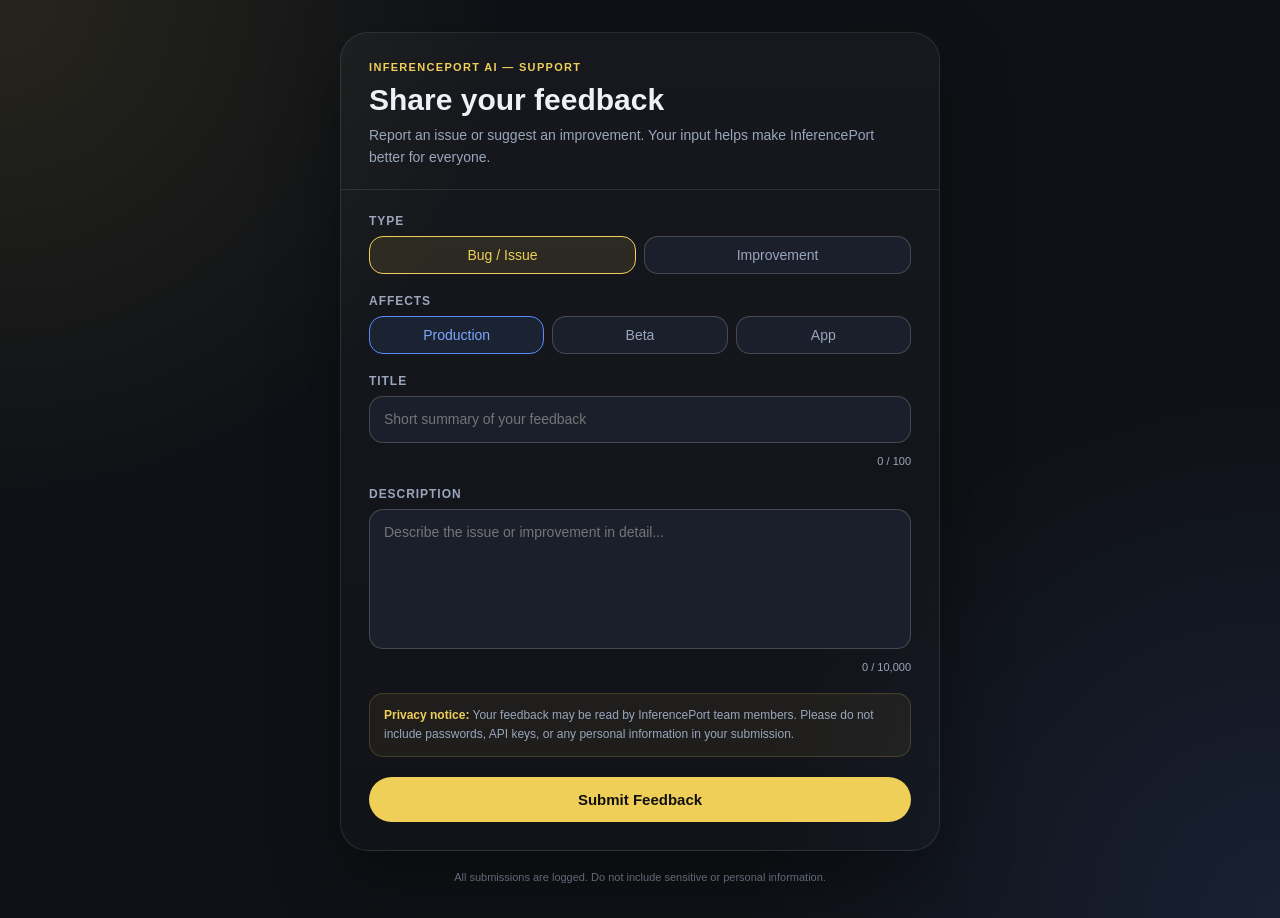
<file: feedback.html>
<!DOCTYPE html>
<html lang="en">
<head>
<meta charset="UTF-8" />
<meta name="viewport" content="width=device-width, initial-scale=1.0" />
<title>InferencePort — Feedback & Support</title>
<style>
  :root {
    color-scheme: dark;
    --bg: #0f1116;
    --panel: rgba(20, 24, 32, 0.9);
    --panel-2: rgba(28, 34, 46, 0.88);
    --border: rgba(255,255,255,0.1);
    --border-strong: rgba(255,255,255,0.18);
    --text: #eef2f8;
    --muted: #9aa6bc;
    --accent: #f0cf58;
    --danger: #f87171;
    --success: #34d399;
    --shadow: 0 28px 70px rgba(0,0,0,0.35);
  }
  * { box-sizing: border-box; margin: 0; padding: 0; }
  *::-webkit-scrollbar { width: 8px; }
  *::-webkit-scrollbar-track { background: transparent; }
  *::-webkit-scrollbar-thumb { border-radius: 999px; background: rgba(255,255,255,0.15); }
  body {
    min-height: 100vh;
    font-family: "Geist", "Segoe UI", sans-serif;
    background:
      radial-gradient(circle at top left, rgba(240,207,88,0.1), transparent 32%),
      radial-gradient(circle at bottom right, rgba(89,140,255,0.12), transparent 34%),
      var(--bg);
    color: var(--text);
    display: flex;
    align-items: center;
    justify-content: center;
    padding: 32px 16px;
  }

  .page {
    width: 100%;
    max-width: 600px;
  }

  .shell {
    border: 1px solid var(--border);
    border-radius: 28px;
    background: linear-gradient(180deg, rgba(255,255,255,0.03), rgba(255,255,255,0.01));
    box-shadow: var(--shadow);
    overflow: hidden;
  }

  .hero {
    padding: 28px 28px 20px;
    border-bottom: 1px solid var(--border);
  }

  .eyebrow {
    font-size: 11px;
    font-weight: 700;
    letter-spacing: 0.12em;
    text-transform: uppercase;
    color: var(--accent);
    margin-bottom: 10px;
  }

  .hero h1 {
    font-size: clamp(22px, 4vw, 30px);
    line-height: 1.1;
    font-weight: 600;
    margin-bottom: 8px;
  }

  .hero p {
    color: var(--muted);
    font-size: 14px;
    line-height: 1.6;
  }

  .content {
    padding: 24px 28px 28px;
  }

  .field-group {
    display: flex;
    flex-direction: column;
    gap: 20px;
  }

  .field {
    display: flex;
    flex-direction: column;
    gap: 8px;
  }

  label {
    font-size: 12px;
    font-weight: 700;
    letter-spacing: 0.08em;
    text-transform: uppercase;
    color: var(--muted);
  }

  .toggle-row {
    display: flex;
    gap: 8px;
  }

  .toggle-btn {
    flex: 1;
    padding: 10px 16px;
    border-radius: 14px;
    border: 1px solid var(--border-strong);
    background: var(--panel-2);
    color: var(--muted);
    font: inherit;
    font-size: 14px;
    font-weight: 500;
    cursor: pointer;
    transition: all 180ms ease;
    text-align: center;
  }

  .toggle-btn:hover {
    border-color: rgba(255,255,255,0.28);
    color: var(--text);
  }

  .toggle-btn.active {
    border-color: var(--accent);
    background: rgba(240,207,88,0.1);
    color: var(--accent);
  }

  .toggle-btn.active-blue {
    border-color: #598cff;
    background: rgba(89,140,255,0.1);
    color: #7ea9ff;
  }

  input[type="text"], textarea {
    width: 100%;
    padding: 12px 14px;
    border-radius: 14px;
    border: 1px solid var(--border-strong);
    background: var(--panel-2);
    color: var(--text);
    font: inherit;
    font-size: 14px;
    line-height: 1.5;
    transition: border-color 160ms ease;
    resize: none;
    outline: none;
  }

  input[type="text"]:focus, textarea:focus {
    border-color: rgba(240,207,88,0.5);
  }

  textarea {
    min-height: 140px;
  }

  .char-count {
    font-size: 11px;
    color: var(--muted);
    text-align: right;
    margin-top: 4px;
    transition: color 160ms ease;
  }

  .char-count.near-limit { color: #f59e0b; }
  .char-count.at-limit { color: var(--danger); }

  .privacy-note {
    padding: 12px 14px;
    border-radius: 14px;
    border: 1px solid rgba(240,207,88,0.18);
    background: rgba(240,207,88,0.06);
    font-size: 12px;
    color: var(--muted);
    line-height: 1.6;
  }

  .privacy-note strong {
    color: var(--accent);
    font-weight: 600;
  }

  .submit-btn {
    width: 100%;
    padding: 14px;
    border-radius: 999px;
    border: 0;
    background: var(--accent);
    color: #111;
    font: inherit;
    font-size: 15px;
    font-weight: 700;
    cursor: pointer;
    transition: transform 160ms ease, opacity 160ms ease;
  }

  .submit-btn:hover { transform: translateY(-1px); opacity: 0.92; }
  .submit-btn:active { transform: scale(0.98); }
  .submit-btn:disabled { cursor: not-allowed; opacity: 0.45; transform: none; }

  /* Success screen */
  .success-screen {
    display: none;
    flex-direction: column;
    align-items: center;
    padding: 40px 28px 36px;
    text-align: center;
    gap: 20px;
  }

  .success-screen.visible { display: flex; }

  .checkmark-wrap {
    width: 88px;
    height: 88px;
    border-radius: 50%;
    background: rgba(52,211,153,0.12);
    border: 2px solid rgba(52,211,153,0.35);
    display: flex;
    align-items: center;
    justify-content: center;
    animation: popIn 400ms cubic-bezier(0.34,1.56,0.64,1) both;
  }

  @keyframes popIn {
    from { transform: scale(0.5); opacity: 0; }
    to { transform: scale(1); opacity: 1; }
  }

  .checkmark {
    width: 40px;
    height: 40px;
    stroke: var(--success);
    fill: none;
    stroke-width: 3;
    stroke-linecap: round;
    stroke-linejoin: round;
  }

  .checkmark path {
    stroke-dasharray: 60;
    stroke-dashoffset: 60;
    animation: drawCheck 500ms ease 300ms forwards;
  }

  @keyframes drawCheck {
    to { stroke-dashoffset: 0; }
  }

  .success-title {
    font-size: 26px;
    font-weight: 600;
    line-height: 1.1;
  }

  .success-sub {
    font-size: 14px;
    color: var(--muted);
    line-height: 1.6;
    max-width: 340px;
  }

  .success-actions {
    display: flex;
    gap: 10px;
    width: 100%;
    flex-wrap: wrap;
  }

  .btn-outline {
    flex: 1;
    min-width: 140px;
    padding: 11px 16px;
    border-radius: 999px;
    border: 1px solid var(--border-strong);
    background: transparent;
    color: var(--text);
    font: inherit;
    font-size: 14px;
    font-weight: 600;
    cursor: pointer;
    transition: all 160ms ease;
    text-align: center;
    text-decoration: none;
    display: flex;
    align-items: center;
    justify-content: center;
  }

  .btn-outline:hover { background: rgba(255,255,255,0.06); border-color: rgba(255,255,255,0.28); }

  .btn-accent {
    flex: 1;
    min-width: 140px;
    padding: 11px 16px;
    border-radius: 999px;
    border: 0;
    background: var(--accent);
    color: #111;
    font: inherit;
    font-size: 14px;
    font-weight: 700;
    cursor: pointer;
    transition: all 160ms ease;
    text-align: center;
  }

  .btn-accent:hover { opacity: 0.88; transform: translateY(-1px); }

  .env-field {
    transition: opacity 200ms ease, max-height 200ms ease;
    overflow: hidden;
    max-height: 100px;
    opacity: 1;
  }
  .env-field.hidden-field {
    max-height: 0;
    opacity: 0;
    pointer-events: none;
  }

  .error-note {
    padding: 10px 14px;
    border-radius: 12px;
    border: 1px solid rgba(248,113,113,0.3);
    background: rgba(248,113,113,0.08);
    font-size: 13px;
    color: var(--danger);
    display: none;
  }

  .error-note.visible { display: block; }

  .disclaimer {
    margin-top: 18px;
    font-size: 11px;
    color: rgba(154,166,188,0.6);
    text-align: center;
    line-height: 1.5;
  }
</style>
</head>
<body>
<div class="page">
  <div class="shell">
    <div class="hero">
      <div class="eyebrow">InferencePort AI &mdash; Support</div>
      <h1>Share your feedback</h1>
      <p>Report an issue or suggest an improvement. Your input helps make InferencePort better for everyone.</p>
    </div>

    <div id="formSection" class="content">
      <div class="field-group">

        <div class="field">
          <label>Type</label>
          <div class="toggle-row">
            <button class="toggle-btn active" id="btnIssue" onclick="setType('issue')">Bug / Issue</button>
            <button class="toggle-btn" id="btnImprovement" onclick="setType('improvement')">Improvement</button>
          </div>
        </div>

        <div class="field env-field" id="envField">
          <label>Affects</label>
          <div class="toggle-row">
            <button class="toggle-btn active-blue" id="btnProduction" onclick="setEnv('production')">Production</button>
            <button class="toggle-btn" id="btnBeta" onclick="setEnv('beta')">Beta</button>
            <button class="toggle-btn" id="btnApp" onclick="setEnv('app')">App</button>
          </div>
        </div>

        <div class="field">
          <label>Title</label>
          <input type="text" id="titleInput" placeholder="Short summary of your feedback" maxlength="100" oninput="updateCharCount('titleInput','titleCount',100)" />
          <div class="char-count" id="titleCount">0 / 100</div>
        </div>

        <div class="field">
          <label>Description</label>
          <textarea id="bodyInput" placeholder="Describe the issue or improvement in detail..." maxlength="10000" oninput="updateCharCount('bodyInput','bodyCount',10000)"></textarea>
          <div class="char-count" id="bodyCount">0 / 10,000</div>
        </div>

        <div class="privacy-note">
          <strong>Privacy notice:</strong> Your feedback may be read by InferencePort team members. Please do not include passwords, API keys, or any personal information in your submission.
        </div>

        <div class="error-note" id="errorNote"></div>

        <button class="submit-btn" id="submitBtn" onclick="submitFeedback()">Submit Feedback</button>
      </div>
    </div>

    <div id="successSection" class="success-screen">
      <div class="checkmark-wrap">
        <svg class="checkmark" viewBox="0 0 44 44">
          <path d="M10 22 L19 31 L34 14" />
        </svg>
      </div>
      <div>
        <div class="success-title">Thank you!</div>
      </div>
      <div class="success-sub">We value your feedback. Your ticket has been submitted and will be reviewed by our team.</div>
      <div class="success-actions">
        <a id="backToChat" href="#" class="btn-outline">Back to Chat</a>        <button class="btn-accent" onclick="resetForm()">Submit Another Ticket</button>
      </div>
    </div>
  </div>
  <div class="disclaimer">All submissions are logged. Do not include sensitive or personal information.</div>
</div>

<script>
  (function () {
    const isChatRoute = location.pathname.startsWith('/chat');
    const basePath = isChatRoute ? '/chat/' : '/';

    document.getElementById('backToChat').href = basePath;
  })();
</script>

<script>
  let currentType = 'issue';
  let currentEnv = 'production';

  function setType(type) {
    currentType = type;
    document.getElementById('btnIssue').className = 'toggle-btn' + (type === 'issue' ? ' active' : '');
    document.getElementById('btnImprovement').className = 'toggle-btn' + (type === 'improvement' ? ' active' : '');
    const envField = document.getElementById('envField');
    if (type === 'issue') {
      envField.classList.remove('hidden-field');
    } else {
      envField.classList.add('hidden-field');
    }
  }

  function setEnv(env) {
    currentEnv = env;
    document.getElementById('btnProduction').className = 'toggle-btn' + (env === 'production' ? ' active-blue' : '');
    document.getElementById('btnBeta').className = 'toggle-btn' + (env === 'beta' ? ' active-blue' : '');
    document.getElementById('btnApp').className = 'toggle-btn' + (env === 'app' ? ' active-blue' : '');
  }

  function updateCharCount(inputId, countId, max) {
    const input = document.getElementById(inputId);
    const counter = document.getElementById(countId);
    const len = input.value.length;
    const formatted = max >= 1000 ? `${len.toLocaleString()} / ${max.toLocaleString()}` : `${len} / ${max}`;
    counter.textContent = formatted;
    const ratio = len / max;
    counter.className = 'char-count' + (ratio >= 1 ? ' at-limit' : ratio >= 0.9 ? ' near-limit' : '');
  }

  function showError(msg) {
    const note = document.getElementById('errorNote');
    note.textContent = msg;
    note.classList.add('visible');
  }

  function clearError() {
    document.getElementById('errorNote').classList.remove('visible');
  }

  async function submitFeedback() {
    clearError();
    const title = document.getElementById('titleInput').value.trim();
    const body = document.getElementById('bodyInput').value.trim();

    if (!title) { showError('Please add a title before submitting.'); return; }
    if (!body) { showError('Please describe your feedback before submitting.'); return; }

    const btn = document.getElementById('submitBtn');
    btn.disabled = true;
    btn.textContent = 'Submitting…';

    try {
      const payload = {
        type: currentType,
        environment: currentType === 'issue' ? currentEnv : null,
        title,
        body,
      };

      const res = await fetch('/api/feedback/submit', {
        method: 'POST',
        headers: { 'Content-Type': 'application/json' },
        body: JSON.stringify(payload),
      });

      if (!res.ok) {
        const data = await res.json().catch(() => ({}));
        throw new Error(data.message || 'Submission failed. Please try again.');
      }

      document.getElementById('formSection').style.display = 'none';
      const success = document.getElementById('successSection');
      success.classList.add('visible');

    } catch (err) {
      showError(err.message || 'Something went wrong. Please try again.');
      btn.disabled = false;
      btn.textContent = 'Submit Feedback';
    }
  }

  function resetForm() {
    document.getElementById('titleInput').value = '';
    document.getElementById('bodyInput').value = '';
    updateCharCount('titleInput', 'titleCount', 100);
    updateCharCount('bodyInput', 'bodyCount', 10000);
    setType('issue');
    setEnv('production');
    clearError();
    document.getElementById('formSection').style.display = '';
    const success = document.getElementById('successSection');
    success.classList.remove('visible');
    document.getElementById('submitBtn').disabled = false;
    document.getElementById('submitBtn').textContent = 'Submit Feedback';
  }
</script>
</body>
</html>
</file>
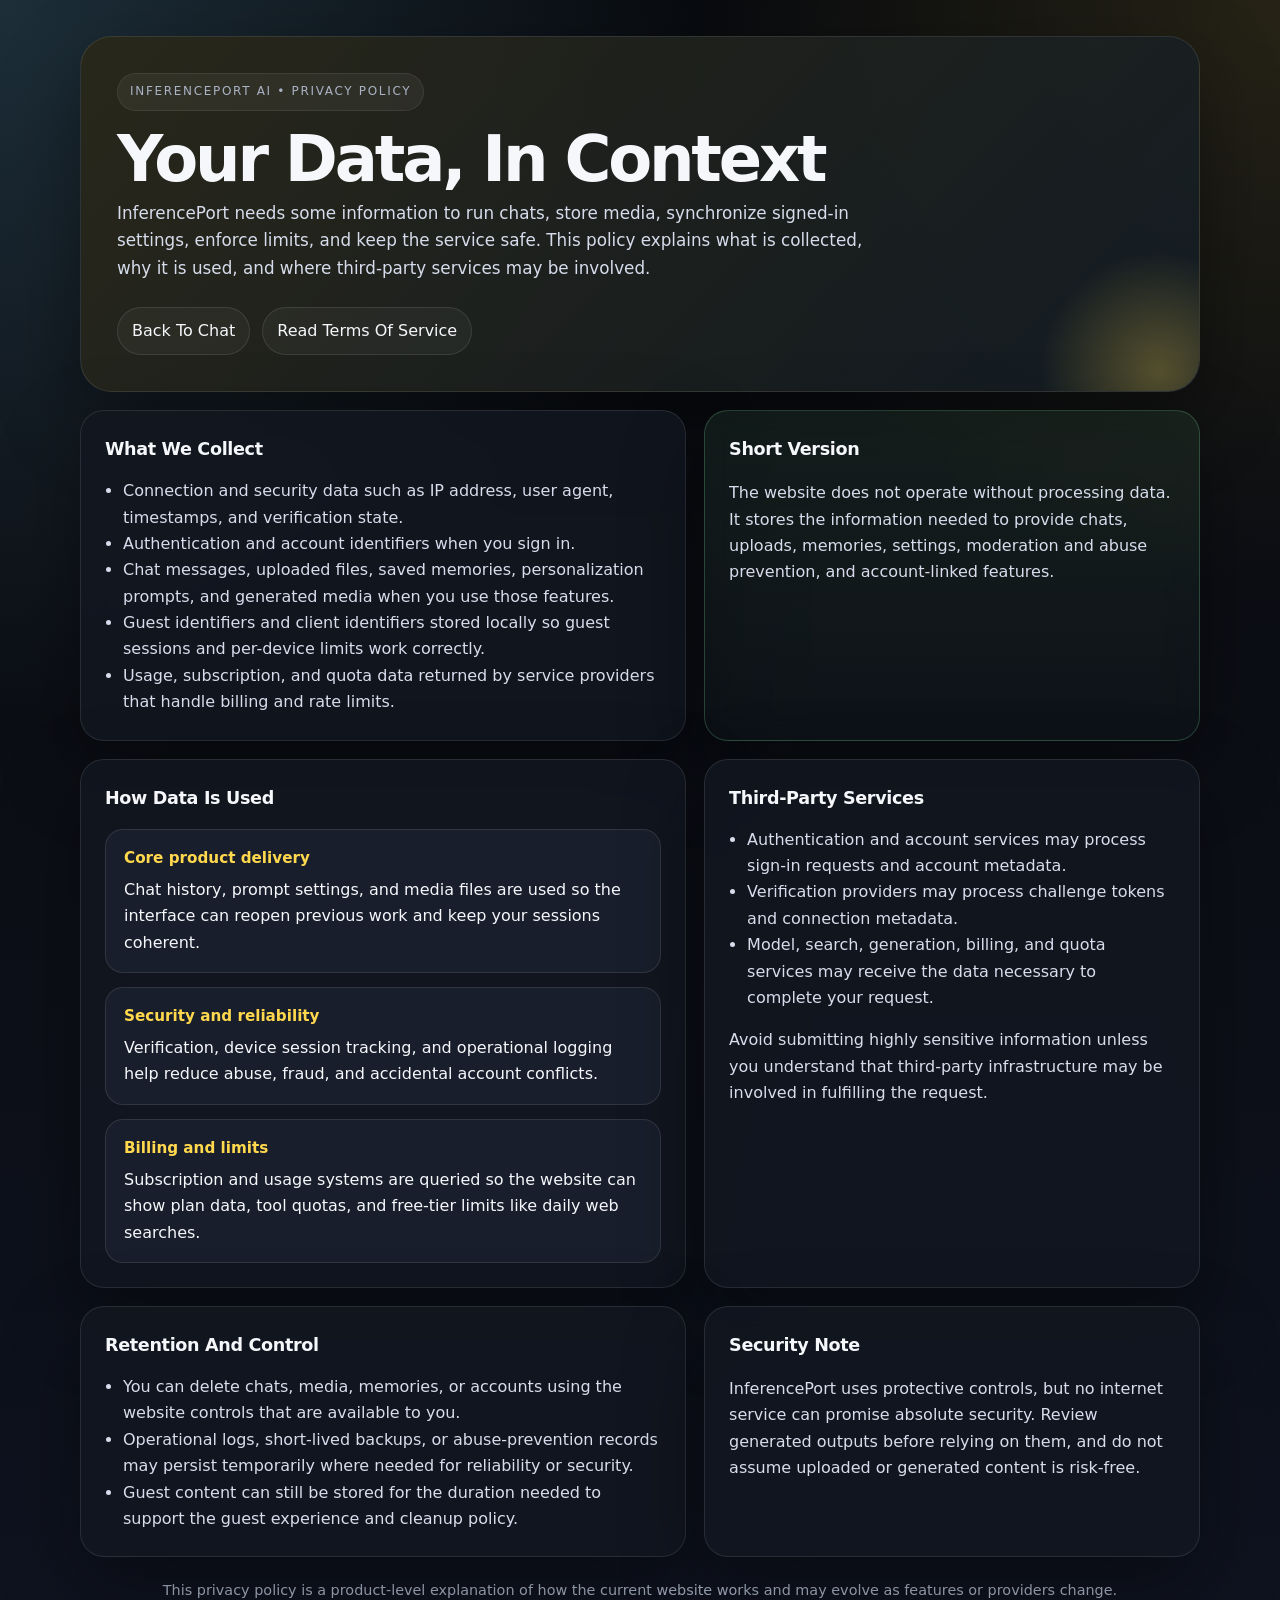
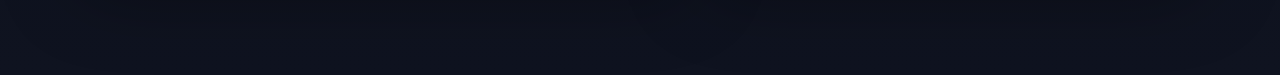
<file: privacy.html>
<!doctype html>
<html lang="en">
<head>
  <meta charset="utf-8" />
  <meta name="viewport" content="width=device-width, initial-scale=1" />
  <title>InferencePort Privacy Policy</title>
  <style>
    :root {
      --bg: #090b10;
      --bg-soft: #121621;
      --panel: rgba(19, 23, 33, 0.84);
      --panel-strong: rgba(26, 32, 45, 0.92);
      --border: rgba(255, 255, 255, 0.1);
      --text: #f5f7fb;
      --muted: #aab3c5;
      --accent: #ffd84d;
      --accent-2: #7dd3fc;
      --good: #86efac;
      --shadow: 0 30px 80px rgba(0, 0, 0, 0.38);
      --radius: 24px;
    }

    * { box-sizing: border-box; }
    html, body { margin: 0; min-height: 100%; }
    body {
      font-family: "Segoe UI", "Inter", system-ui, sans-serif;
      color: var(--text);
      background:
        radial-gradient(circle at top left, rgba(125, 211, 252, 0.18), transparent 34%),
        radial-gradient(circle at top right, rgba(255, 216, 77, 0.12), transparent 28%),
        linear-gradient(180deg, #080a0e, #0b0d12 28%, #0f1320 100%);
      line-height: 1.65;
    }

    .shell {
      width: min(1120px, calc(100% - 32px));
      margin: 0 auto;
      padding: 36px 0 72px;
    }

    .hero {
      position: relative;
      overflow: hidden;
      border: 1px solid var(--border);
      border-radius: 32px;
      background:
        linear-gradient(135deg, rgba(255, 216, 77, 0.12), rgba(125, 211, 252, 0.08)),
        rgba(10, 12, 17, 0.88);
      box-shadow: var(--shadow);
      padding: 36px;
    }

    .hero::after {
      content: "";
      position: absolute;
      inset: auto -80px -100px auto;
      width: 240px;
      height: 240px;
      border-radius: 50%;
      background: radial-gradient(circle, rgba(255, 216, 77, 0.28), transparent 70%);
      pointer-events: none;
    }

    .eyebrow {
      display: inline-flex;
      align-items: center;
      gap: 10px;
      padding: 8px 12px;
      border-radius: 999px;
      background: rgba(255, 255, 255, 0.05);
      border: 1px solid rgba(255, 255, 255, 0.08);
      color: var(--muted);
      font-size: 12px;
      text-transform: uppercase;
      letter-spacing: 0.14em;
    }

    h1 {
      margin: 18px 0 10px;
      font-size: clamp(2.3rem, 5vw, 4.6rem);
      line-height: 0.95;
      letter-spacing: -0.05em;
    }

    .hero p {
      max-width: 760px;
      margin: 0;
      color: #d6dceb;
      font-size: 1.05rem;
    }

    .hero-links {
      display: flex;
      flex-wrap: wrap;
      gap: 12px;
      margin-top: 24px;
    }

    .hero-links a {
      display: inline-flex;
      align-items: center;
      gap: 8px;
      padding: 10px 14px;
      border-radius: 999px;
      border: 1px solid var(--border);
      background: rgba(255, 255, 255, 0.04);
      color: var(--text);
      text-decoration: none;
    }

    .grid {
      display: grid;
      grid-template-columns: 1.1fr 0.9fr;
      gap: 18px;
      margin-top: 18px;
    }

    .card {
      border: 1px solid var(--border);
      border-radius: var(--radius);
      background: var(--panel);
      box-shadow: var(--shadow);
      padding: 24px;
      backdrop-filter: blur(14px);
    }

    .card h2 {
      margin: 0 0 12px;
      font-size: 1.1rem;
      letter-spacing: -0.02em;
    }

    .card p,
    .card li {
      color: #d7ddec;
    }

    .card ul {
      margin: 14px 0 0;
      padding-left: 18px;
    }

    .callout {
      border: 1px solid rgba(134, 239, 172, 0.22);
      background: linear-gradient(180deg, rgba(134, 239, 172, 0.08), rgba(134, 239, 172, 0.02));
    }

    .timeline {
      display: grid;
      gap: 14px;
      margin-top: 16px;
    }

    .timeline-item {
      padding: 16px 18px;
      border-radius: 18px;
      background: var(--panel-strong);
      border: 1px solid var(--border);
    }

    .timeline-item strong {
      display: block;
      margin-bottom: 6px;
      color: var(--accent);
      font-size: 0.95rem;
    }

    footer {
      margin-top: 22px;
      color: var(--muted);
      font-size: 0.9rem;
      text-align: center;
    }

    @media (max-width: 860px) {
      .shell { width: min(100%, calc(100% - 20px)); padding-top: 20px; }
      .hero, .card { padding: 22px; border-radius: 24px; }
      .grid { grid-template-columns: 1fr; }
    }
  </style>
</head>
<body>
  <div class="shell">
    <section class="hero">
      <div class="eyebrow">InferencePort AI • Privacy Policy</div>
      <h1>Your Data, In Context</h1>
      <p>
        InferencePort needs some information to run chats, store media, synchronize signed-in settings,
        enforce limits, and keep the service safe. This policy explains what is collected, why it is used,
        and where third-party services may be involved.
      </p>
      <div class="hero-links">
        <a href="./">Back To Chat</a>
        <a href="./terms.html">Read Terms Of Service</a>
      </div>
    </section>

    <section class="grid">
      <article class="card">
        <h2>What We Collect</h2>
        <ul>
          <li>Connection and security data such as IP address, user agent, timestamps, and verification state.</li>
          <li>Authentication and account identifiers when you sign in.</li>
          <li>Chat messages, uploaded files, saved memories, personalization prompts, and generated media when you use those features.</li>
          <li>Guest identifiers and client identifiers stored locally so guest sessions and per-device limits work correctly.</li>
          <li>Usage, subscription, and quota data returned by service providers that handle billing and rate limits.</li>
        </ul>
      </article>

      <article class="card callout">
        <h2>Short Version</h2>
        <p>
          The website does not operate without processing data. It stores the information needed to provide chats,
          uploads, memories, settings, moderation and abuse prevention, and account-linked features.
        </p>
      </article>
    </section>

    <section class="grid">
      <article class="card">
        <h2>How Data Is Used</h2>
        <div class="timeline">
          <div class="timeline-item">
            <strong>Core product delivery</strong>
            Chat history, prompt settings, and media files are used so the interface can reopen previous work and keep your sessions coherent.
          </div>
          <div class="timeline-item">
            <strong>Security and reliability</strong>
            Verification, device session tracking, and operational logging help reduce abuse, fraud, and accidental account conflicts.
          </div>
          <div class="timeline-item">
            <strong>Billing and limits</strong>
            Subscription and usage systems are queried so the website can show plan data, tool quotas, and free-tier limits like daily web searches.
          </div>
        </div>
      </article>

      <article class="card">
        <h2>Third-Party Services</h2>
        <ul>
          <li>Authentication and account services may process sign-in requests and account metadata.</li>
          <li>Verification providers may process challenge tokens and connection metadata.</li>
          <li>Model, search, generation, billing, and quota services may receive the data necessary to complete your request.</li>
        </ul>
        <p>
          Avoid submitting highly sensitive information unless you understand that third-party infrastructure may be involved in fulfilling the request.
        </p>
      </article>
    </section>

    <section class="grid">
      <article class="card">
        <h2>Retention And Control</h2>
        <ul>
          <li>You can delete chats, media, memories, or accounts using the website controls that are available to you.</li>
          <li>Operational logs, short-lived backups, or abuse-prevention records may persist temporarily where needed for reliability or security.</li>
          <li>Guest content can still be stored for the duration needed to support the guest experience and cleanup policy.</li>
        </ul>
      </article>

      <article class="card">
        <h2>Security Note</h2>
        <p>
          InferencePort uses protective controls, but no internet service can promise absolute security. Review generated outputs before relying on them,
          and do not assume uploaded or generated content is risk-free.
        </p>
      </article>
    </section>

    <footer>
      This privacy policy is a product-level explanation of how the current website works and may evolve as features or providers change.
    </footer>
  </div>
</body>
</html>
</file>
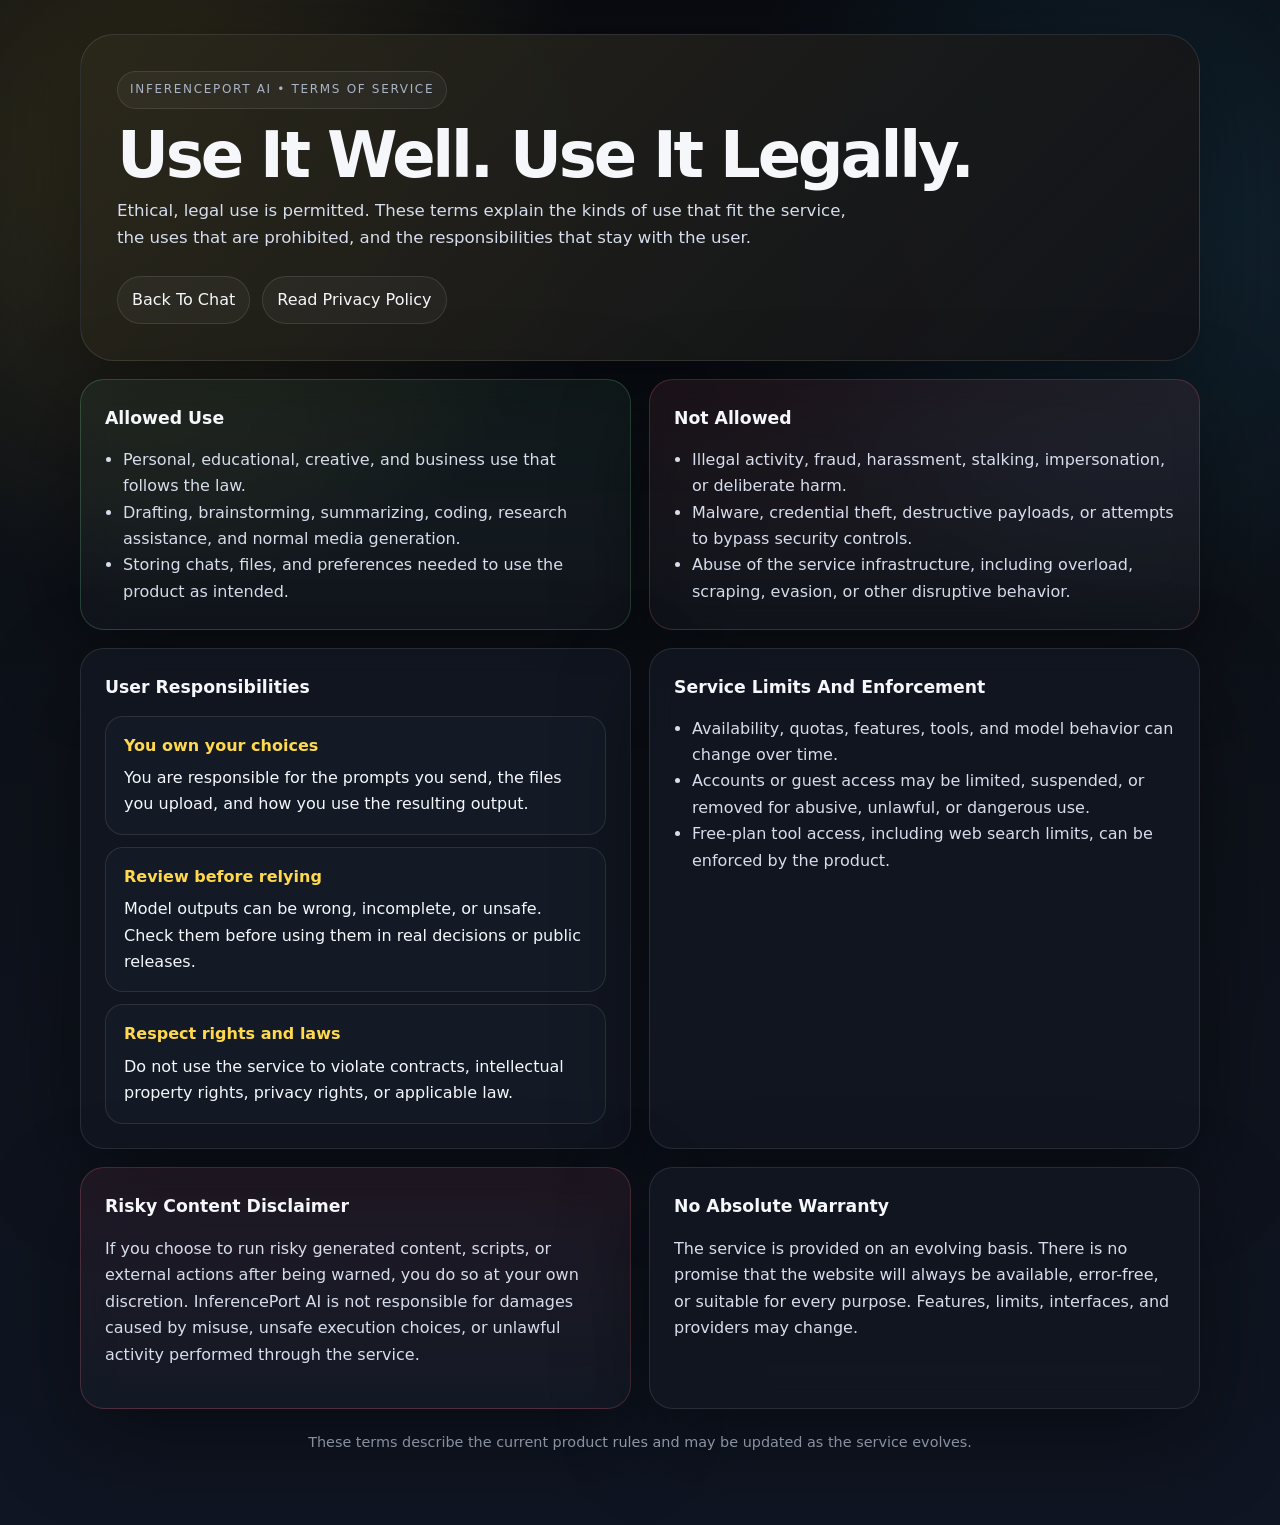
<file: terms.html>
<!doctype html>
<html lang="en">
<head>
  <meta charset="utf-8" />
  <meta name="viewport" content="width=device-width, initial-scale=1" />
  <title>InferencePort Terms of Service</title>
  <style>
    :root {
      --bg: #0a0d13;
      --panel: rgba(18, 23, 33, 0.86);
      --panel-2: rgba(21, 27, 39, 0.94);
      --border: rgba(255,255,255,0.1);
      --text: #f5f7fb;
      --muted: #aab4c7;
      --accent: #ffd84d;
      --danger: #fb7185;
      --ok: #86efac;
      --shadow: 0 30px 90px rgba(0,0,0,0.42);
    }

    * { box-sizing: border-box; }
    html, body { margin: 0; min-height: 100%; }
    body {
      font-family: "Segoe UI", "Inter", system-ui, sans-serif;
      color: var(--text);
      background:
        radial-gradient(circle at 12% 10%, rgba(255, 216, 77, 0.16), transparent 25%),
        radial-gradient(circle at 88% 14%, rgba(56, 189, 248, 0.14), transparent 24%),
        linear-gradient(180deg, #090b10, #0d1118 38%, #0f1522 100%);
      line-height: 1.65;
    }

    .shell {
      width: min(1120px, calc(100% - 32px));
      margin: 0 auto;
      padding: 34px 0 70px;
    }

    .hero {
      border: 1px solid var(--border);
      border-radius: 34px;
      background:
        linear-gradient(135deg, rgba(255, 216, 77, 0.12), rgba(255,255,255,0.02)),
        rgba(11, 14, 20, 0.92);
      padding: 36px;
      box-shadow: var(--shadow);
    }

    .eyebrow {
      display: inline-flex;
      padding: 8px 12px;
      border-radius: 999px;
      border: 1px solid var(--border);
      background: rgba(255,255,255,0.04);
      color: var(--muted);
      font-size: 12px;
      text-transform: uppercase;
      letter-spacing: 0.14em;
    }

    h1 {
      margin: 16px 0 12px;
      font-size: clamp(2.4rem, 5vw, 4.8rem);
      line-height: 0.94;
      letter-spacing: -0.05em;
    }

    .hero p {
      margin: 0;
      max-width: 760px;
      color: #d6ddec;
      font-size: 1.04rem;
    }

    .hero-links {
      display: flex;
      flex-wrap: wrap;
      gap: 12px;
      margin-top: 24px;
    }

    .hero-links a {
      padding: 10px 14px;
      border-radius: 999px;
      border: 1px solid var(--border);
      background: rgba(255,255,255,0.04);
      color: var(--text);
      text-decoration: none;
    }

    .grid {
      display: grid;
      grid-template-columns: repeat(2, minmax(0, 1fr));
      gap: 18px;
      margin-top: 18px;
    }

    .card {
      padding: 24px;
      border-radius: 24px;
      border: 1px solid var(--border);
      background: var(--panel);
      box-shadow: var(--shadow);
      backdrop-filter: blur(14px);
    }

    .card h2 {
      margin: 0 0 12px;
      font-size: 1.08rem;
    }

    .card p, .card li {
      color: #d7ddec;
    }

    .card ul {
      margin: 14px 0 0;
      padding-left: 18px;
    }

    .good {
      border-color: rgba(134, 239, 172, 0.2);
      background: linear-gradient(180deg, rgba(134, 239, 172, 0.06), rgba(255,255,255,0.02));
    }

    .warning {
      border-color: rgba(251, 113, 133, 0.22);
      background: linear-gradient(180deg, rgba(251, 113, 133, 0.08), rgba(255,255,255,0.02));
    }

    .rules {
      display: grid;
      gap: 12px;
      margin-top: 14px;
    }

    .rule {
      padding: 16px 18px;
      border-radius: 18px;
      background: var(--panel-2);
      border: 1px solid var(--border);
    }

    .rule strong {
      display: block;
      margin-bottom: 6px;
      color: var(--accent);
    }

    footer {
      margin-top: 22px;
      color: var(--muted);
      font-size: 0.9rem;
      text-align: center;
    }

    @media (max-width: 860px) {
      .shell { width: min(100%, calc(100% - 20px)); padding-top: 20px; }
      .hero, .card { padding: 22px; border-radius: 24px; }
      .grid { grid-template-columns: 1fr; }
    }
  </style>
</head>
<body>
  <div class="shell">
    <section class="hero">
      <div class="eyebrow">InferencePort AI • Terms Of Service</div>
      <h1>Use It Well. Use It Legally.</h1>
      <p>
        Ethical, legal use is permitted. These terms explain the kinds of use that fit the service,
        the uses that are prohibited, and the responsibilities that stay with the user.
      </p>
      <div class="hero-links">
        <a href="./">Back To Chat</a>
        <a href="./privacy.html">Read Privacy Policy</a>
      </div>
    </section>

    <section class="grid">
      <article class="card good">
        <h2>Allowed Use</h2>
        <ul>
          <li>Personal, educational, creative, and business use that follows the law.</li>
          <li>Drafting, brainstorming, summarizing, coding, research assistance, and normal media generation.</li>
          <li>Storing chats, files, and preferences needed to use the product as intended.</li>
        </ul>
      </article>

      <article class="card warning">
        <h2>Not Allowed</h2>
        <ul>
          <li>Illegal activity, fraud, harassment, stalking, impersonation, or deliberate harm.</li>
          <li>Malware, credential theft, destructive payloads, or attempts to bypass security controls.</li>
          <li>Abuse of the service infrastructure, including overload, scraping, evasion, or other disruptive behavior.</li>
        </ul>
      </article>
    </section>

    <section class="grid">
      <article class="card">
        <h2>User Responsibilities</h2>
        <div class="rules">
          <div class="rule">
            <strong>You own your choices</strong>
            You are responsible for the prompts you send, the files you upload, and how you use the resulting output.
          </div>
          <div class="rule">
            <strong>Review before relying</strong>
            Model outputs can be wrong, incomplete, or unsafe. Check them before using them in real decisions or public releases.
          </div>
          <div class="rule">
            <strong>Respect rights and laws</strong>
            Do not use the service to violate contracts, intellectual property rights, privacy rights, or applicable law.
          </div>
        </div>
      </article>

      <article class="card">
        <h2>Service Limits And Enforcement</h2>
        <ul>
          <li>Availability, quotas, features, tools, and model behavior can change over time.</li>
          <li>Accounts or guest access may be limited, suspended, or removed for abusive, unlawful, or dangerous use.</li>
          <li>Free-plan tool access, including web search limits, can be enforced by the product.</li>
        </ul>
      </article>
    </section>

    <section class="grid">
      <article class="card warning">
        <h2>Risky Content Disclaimer</h2>
        <p>
          If you choose to run risky generated content, scripts, or external actions after being warned,
          you do so at your own discretion. InferencePort AI is not responsible for damages caused by misuse,
          unsafe execution choices, or unlawful activity performed through the service.
        </p>
      </article>

      <article class="card">
        <h2>No Absolute Warranty</h2>
        <p>
          The service is provided on an evolving basis. There is no promise that the website will always be available,
          error-free, or suitable for every purpose. Features, limits, interfaces, and providers may change.
        </p>
      </article>
    </section>

    <footer>
      These terms describe the current product rules and may be updated as the service evolves.
    </footer>
  </div>
</body>
</html>
</file>
